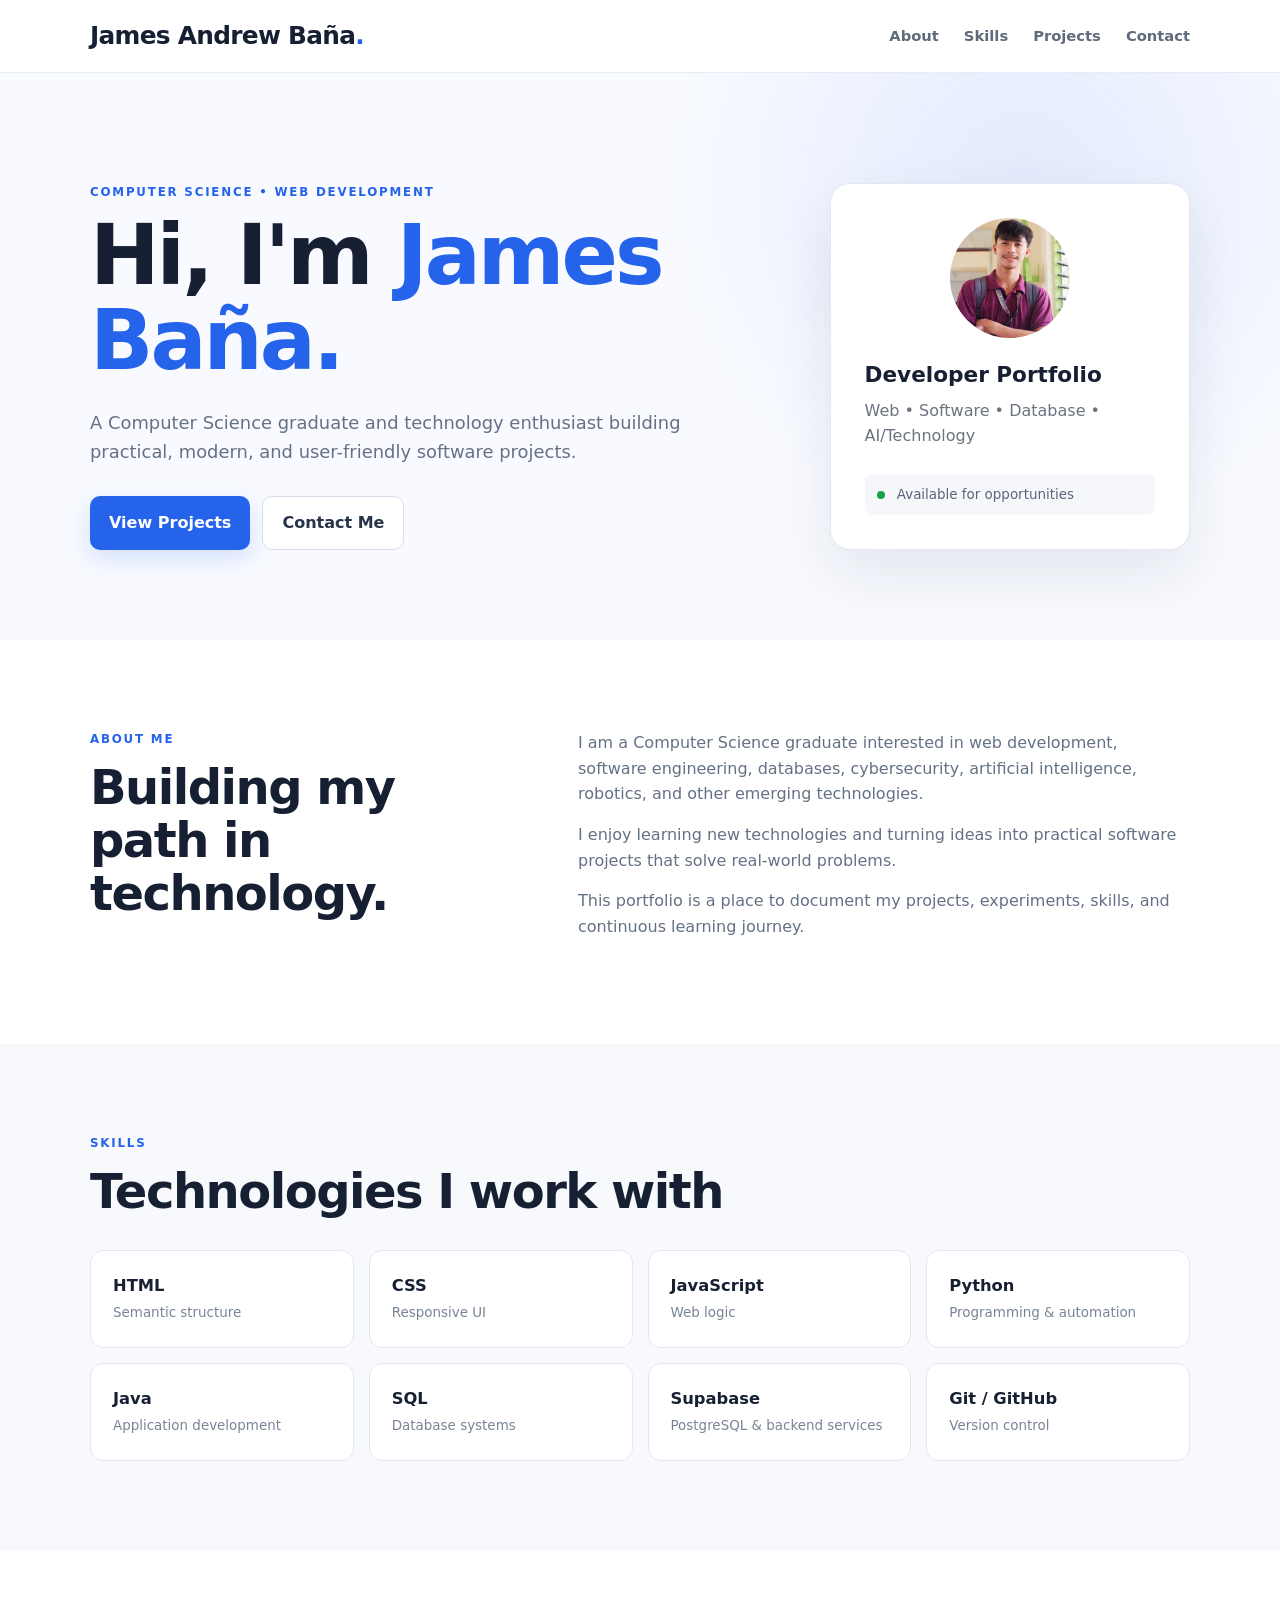
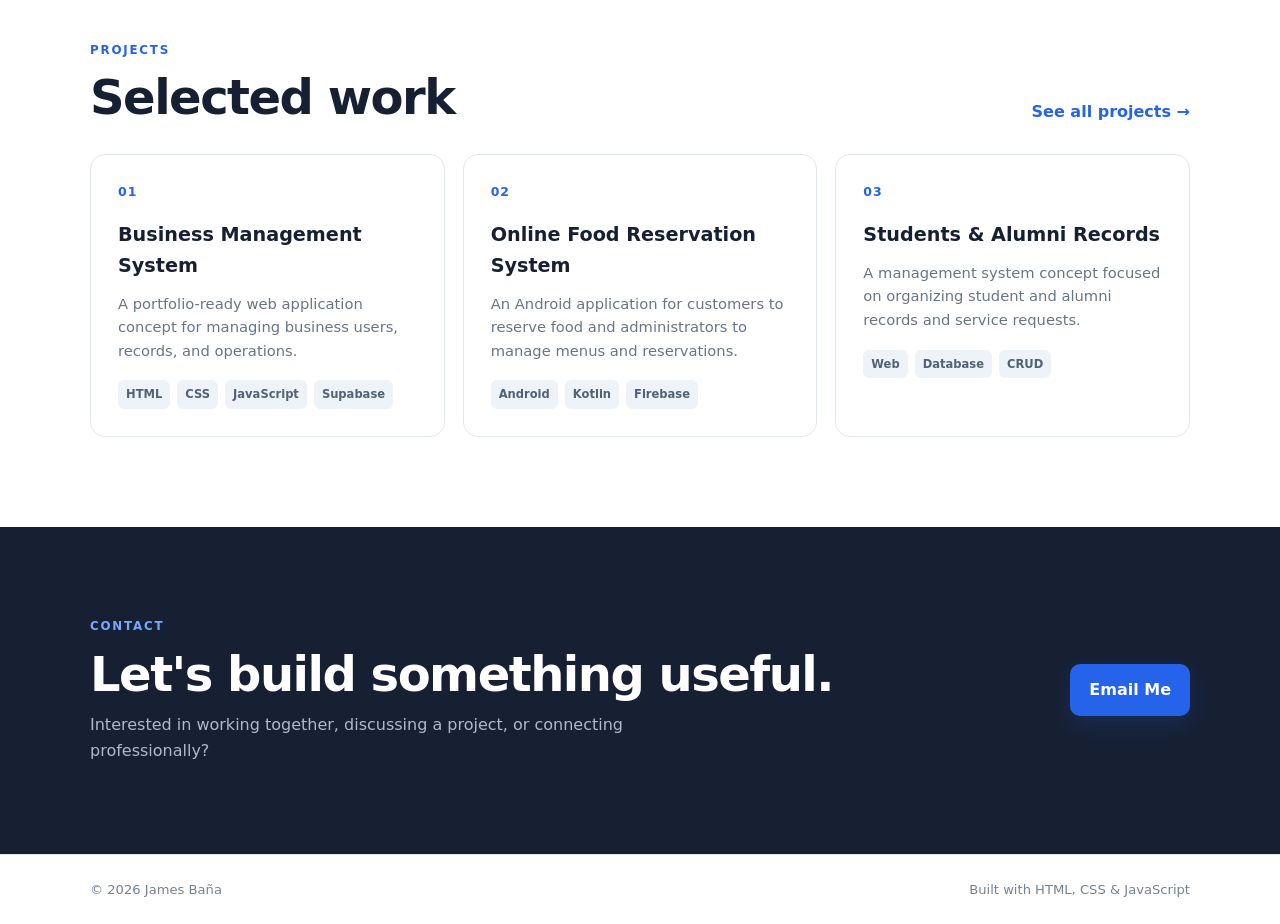
<file: index.html>
<!DOCTYPE html>
<html lang="en">

<head>
  <meta charset="UTF-8">
  <meta name="viewport" content="width=device-width, initial-scale=1.0">

  <meta
    name="description"
    content="James Baña — Computer Science graduate, developer, and technology enthusiast."
  >

  <meta name="author" content="James Baña">

  <title>James Andrew Baña | Portfolio</title>

  <link rel="stylesheet" href="style.css">
</head>

<body>

  <!-- ================= HEADER ================= -->
  <header class="site-header">

    <nav class="nav container">

      <a
        class="brand"
        href="index.html"
        aria-label="James Baña home"
      >
        James Andrew Baña<span>.</span>
      </a>

      <!-- Desktop Navigation -->
      <div class="nav-links" id="navLinks">

        <a href="#about">About</a>
        <a href="#skills">Skills</a>
        <a href="#projects">Projects</a>
        <a href="#contact">Contact</a>

      </div>

      <!-- Mobile Menu Button -->
      <button
        class="menu-toggle"
        type="button"
        aria-label="Open navigation menu"
        aria-expanded="false"
        aria-controls="navLinks"
      >
        ☰
      </button>

    </nav>

  </header>

  <main>

    <!-- ================= HERO ================= -->
    <section class="hero">

      <div class="container hero-grid">

        <div class="hero-content">

          <p class="eyebrow">
            COMPUTER SCIENCE • WEB DEVELOPMENT
          </p>

          <h1>
            Hi, I'm <span>James Baña.</span>
          </h1>

          <p class="hero-text">
            A Computer Science graduate and technology enthusiast building
            practical, modern, and user-friendly software projects.
          </p>

          <div class="hero-actions">

            <a class="btn primary" href="#projects">
              View Projects
            </a>

            <a class="btn outline" href="#contact">
              Contact Me
            </a>

          </div>

        </div>

        <div class="hero-card">

          <div class="avatar">
            <img src="profile.jpg" alt="James Baña">
          </div>

          <h2>
            Developer Portfolio
          </h2>

          <p>
            Web • Software • Database • AI/Technology
          </p>

          <div class="status">
            <span></span>
            Available for opportunities
          </div>

        </div>

      </div>

    </section>

    <!-- ================= ABOUT ================= -->
    <section id="about" class="section">

      <div class="container two-col">

        <div>

          <p class="eyebrow">
            ABOUT ME
          </p>

          <h2>
            Building my path in technology.
          </h2>

        </div>

        <div class="about-text">

          <p>
            I am a Computer Science graduate interested in web development,
            software engineering, databases, cybersecurity, artificial
            intelligence, robotics, and other emerging technologies.
          </p>

          <p>
            I enjoy learning new technologies and turning ideas into
            practical software projects that solve real-world problems.
          </p>

          <p>
            This portfolio is a place to document my projects, experiments,
            skills, and continuous learning journey.
          </p>

        </div>

      </div>

    </section>

    <!-- ================= SKILLS ================= -->
    <section id="skills" class="section section-muted">

      <div class="container">

        <p class="eyebrow">
          SKILLS
        </p>

        <h2>
          Technologies I work with
        </h2>

        <div class="skill-grid">

          <div class="skill-card">
            <strong>HTML</strong>
            <span>Semantic structure</span>
          </div>

          <div class="skill-card">
            <strong>CSS</strong>
            <span>Responsive UI</span>
          </div>

          <div class="skill-card">
            <strong>JavaScript</strong>
            <span>Web logic</span>
          </div>

          <div class="skill-card">
            <strong>Python</strong>
            <span>Programming & automation</span>
          </div>

          <div class="skill-card">
            <strong>Java</strong>
            <span>Application development</span>
          </div>

          <div class="skill-card">
            <strong>SQL</strong>
            <span>Database systems</span>
          </div>

          <div class="skill-card">
            <strong>Supabase</strong>
            <span>PostgreSQL & backend services</span>
          </div>

          <div class="skill-card">
            <strong>Git / GitHub</strong>
            <span>Version control</span>
          </div>

        </div>

      </div>

    </section>

    <!-- ================= PROJECTS ================= -->
    <section id="projects" class="section">

      <div class="container">

        <div class="section-head">

          <div>

            <p class="eyebrow">
              PROJECTS
            </p>

            <h2>
              Selected work
            </h2>

          </div>

          <a class="text-link" href="project.html">
            See all projects →
          </a>

        </div>

        <div class="project-grid">

          <!-- Project 01 -->
          <article class="project-card">

            <div class="project-number">
              01
            </div>

            <h3>
              Business Management System
            </h3>

            <p>
              A portfolio-ready web application concept for managing
              business users, records, and operations.
            </p>

            <div class="tags">
              <span>HTML</span>
              <span>CSS</span>
              <span>JavaScript</span>
              <span>Supabase</span>
            </div>

          </article>

          <!-- Project 02 -->
          <article class="project-card">

            <div class="project-number">
              02
            </div>

            <h3>
              Online Food Reservation System
            </h3>

            <p>
              An Android application for customers to reserve food and
              administrators to manage menus and reservations.
            </p>

            <div class="tags">
              <span>Android</span>
              <span>Kotlin</span>
              <span>Firebase</span>
            </div>

          </article>

          <!-- Project 03 -->
          <article class="project-card">

            <div class="project-number">
              03
            </div>

            <h3>
              Students & Alumni Records
            </h3>

            <p>
              A management system concept focused on organizing student
              and alumni records and service requests.
            </p>

            <div class="tags">
              <span>Web</span>
              <span>Database</span>
              <span>CRUD</span>
            </div>

          </article>

        </div>

      </div>

    </section>

    <!-- ================= CONTACT ================= -->
    <section id="contact" class="section contact-section">

      <div class="container contact-card">

        <div>

          <p class="eyebrow">
            CONTACT
          </p>

          <h2>
            Let's build something useful.
          </h2>

          <p>
            Interested in working together, discussing a project,
            or connecting professionally?
          </p>

        </div>

        <a
          class="btn primary"
          href="mailto:jamesbana@gmail.com"
        >
          Email Me
        </a>

      </div>

    </section>

  </main>

  <!-- ================= FOOTER ================= -->
  <footer class="footer">

    <div class="container footer-inner">

      <span>
        © <span id="year"></span> James Baña
      </span>

      <span>
        Built with HTML, CSS & JavaScript
      </span>

    </div>

  </footer>

  <script src="script.js"></script>

</body>

</html>
</file>
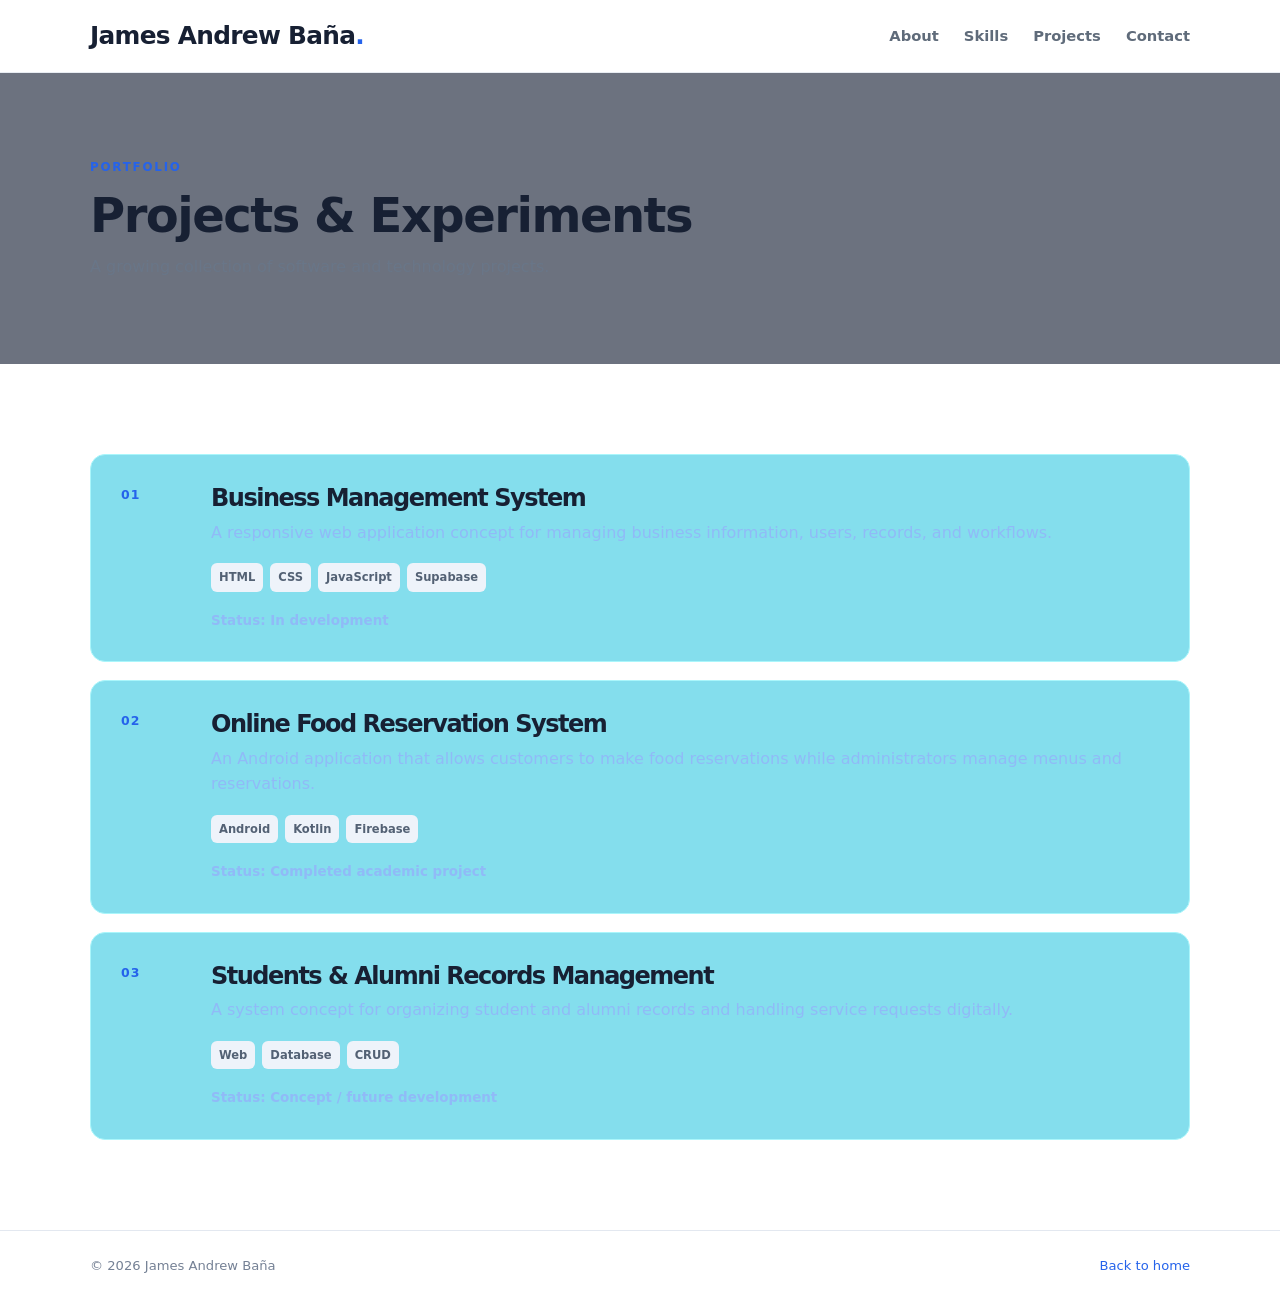
<file: project.html>
<!DOCTYPE html>
<html lang="en">

<head>
<meta charset="UTF-8">
<meta name="viewport" content="width=device-width, initial-scale=1.0">

<meta
name="description"
content="Projects and experiments by James Andrew Baña, Computer Science graduate and developer."
>

<meta name="author" content="James Andrew Baña">

<title>Projects | James Andrew Baña</title>

<link rel="stylesheet" href="style.css">
</head>

<body>

<!-- ================= HEADER ================= -->
<header class="site-header">

<nav class="nav container">

<a
class="brand"
href="index.html"
aria-label="James Andrew Baña home"
>
James Andrew Baña<span>.</span>
</a>

<!-- Desktop Navigation -->
<div class="nav-links" id="navLinks">

<a href="index.html#about">
About
</a>

<a href="index.html#skills">
Skills
</a>

<a href="index.html#projects">
Projects
</a>

<a href="index.html#contact">
Contact
</a>

</div>

<!-- Mobile Menu Button -->
<button
class="menu-toggle"
type="button"
aria-label="Open navigation menu"
aria-expanded="false"
aria-controls="navLinks"
>
☰
</button>

</nav>

</header>

<main>

<!-- ================= PAGE HERO ================= -->
<section class="page-hero">

<div class="container">

<p class="eyebrow">
PORTFOLIO
</p>

<h1>
Projects & Experiments
</h1>

<p>
A growing collection of software and technology projects.
</p>

</div>

</section>

<!-- ================= PROJECT LIST ================= -->
<section class="section">

<div class="container project-list">

<!-- Project 01 -->
<article class="project-detail">

<div class="project-number">
01
</div>

<div>

<h2>
Business Management System
</h2>

<p>
A responsive web application concept for managing
business information, users, records, and workflows.
</p>

<div class="tags">

<span>HTML</span>
<span>CSS</span>
<span>JavaScript</span>
<span>Supabase</span>

</div>

<p class="project-status">
Status: In development
</p>

</div>

</article>

<!-- Project 02 -->
<article class="project-detail">

<div class="project-number">
02
</div>

<div>

<h2>
Online Food Reservation System
</h2>

<p>
An Android application that allows customers to make
food reservations while administrators manage menus
and reservations.
</p>

<div class="tags">

<span>Android</span>
<span>Kotlin</span>
<span>Firebase</span>

</div>

<p class="project-status">
Status: Completed academic project
</p>

</div>

</article>

<!-- Project 03 -->
<article class="project-detail">

<div class="project-number">
03
</div>

<div>

<h2>
Students & Alumni Records Management
</h2>

<p>
A system concept for organizing student and alumni
records and handling service requests digitally.
</p>

<div class="tags">

<span>Web</span>
<span>Database</span>
<span>CRUD</span>

</div>

<p class="project-status">
Status: Concept / future development
</p>

</div>

</article>

</div>

</section>

</main>

<!-- ================= FOOTER ================= -->
<footer class="footer">

<div class="container footer-inner">

<span>
© <span id="year"></span> James Andrew Baña
</span>

<a href="index.html">
Back to home
</a>

</div>

</footer>

<script src="script.js"></script>

</body>
</html>
</file>
<file: style.css>
/* =========================================================
RESET
========================================================= */

* {
margin: 0;
padding: 0;
box-sizing: border-box;
}


/* =========================================================
BASE
========================================================= */

html {
scroll-behavior: smooth;
scroll-padding-top: 90px;
}

body {
font-family:
Inter,
ui-sans-serif,
system-ui,
-apple-system,
BlinkMacSystemFont,
"Segoe UI",
sans-serif;

color: #172033;
background: #ffffff;
line-height: 1.6;
}

a {
color: inherit;
}

button,
input,
textarea {
font: inherit;
}

button {
cursor: pointer;
}

.container {
width: min(1100px, 92%);
margin: 0 auto;
}


/* =========================================================
HEADER / NAVIGATION
========================================================= */

.site-header {
background: rgba(255, 255, 255, 0.94);
backdrop-filter: blur(12px);
border-bottom: 1px solid #e8ecf2;
position: sticky;
top: 0;
z-index: 100;
}

.nav {
min-height: 72px;
display: flex;
align-items: center;
justify-content: space-between;
gap: 20px;
position: relative;
}

.brand {
text-decoration: none;
font-size: 1.55rem;
font-weight: 800;
letter-spacing: -0.7px;
white-space: nowrap;
}

.brand span {
color: #2563eb;
}

/* Desktop navigation */

.nav-links {
display: flex;
align-items: center;
gap: 25px;
}

.nav-links a {
text-decoration: none;
color: #5f6b7a;
font-size: 0.92rem;
font-weight: 600;
transition: color 0.2s ease;
}

.nav-links a:hover {
color: #2563eb;
}

/* Mobile menu button */

.menu-toggle {
display: none;
border: 0;
background: transparent;
color: #172033;
font-size: 1.6rem;
line-height: 1;
padding: 8px;
border-radius: 8px;
}

.menu-toggle:hover {
background: #f1f5f9;
}


/* =========================================================
HERO
========================================================= */

.hero {
padding: 110px 0 90px;

background:
radial-gradient(
circle at 80% 20%,
rgba(37, 99, 235, 0.10),
transparent 32%
),
#f8faff;
}

.hero-grid {
display: grid;
grid-template-columns: 1.3fr 0.7fr;
gap: 70px;
align-items: center;
}

.eyebrow {
color: #2563eb;
font-size: 0.74rem;
font-weight: 800;
letter-spacing: 1.8px;
margin-bottom: 12px;
}

.hero h1 {
font-size: clamp(2.8rem, 7vw, 5.2rem);
line-height: 1.02;
letter-spacing: -3px;
max-width: 800px;
}

.hero h1 span {
color: #2563eb;
}

.hero-text {
max-width: 650px;
color: #657184;
font-size: 1.12rem;
margin: 25px 0 30px;
}


/* =========================================================
BUTTONS
========================================================= */

.hero-actions {
display: flex;
gap: 12px;
flex-wrap: wrap;
}

.btn {
display: inline-flex;
justify-content: center;
align-items: center;
text-decoration: none;
border: 0;
border-radius: 10px;
padding: 13px 19px;
font-weight: 750;
cursor: pointer;

transition:
transform 0.2s ease,
background 0.2s ease,
box-shadow 0.2s ease;
}

.btn:hover {
transform: translateY(-2px);
}

.primary {
background: #2563eb;
color: #ffffff;

box-shadow:
0 8px 22px rgba(37, 99, 235, 0.18);
}

.primary:hover {
background: #1d4ed8;
}

.outline {
border: 1px solid #d7deea;
background: #ffffff;
color: #273449;
}

.outline:hover {
background: #f8fafc;
}


/* =========================================================
HERO CARD
========================================================= */

.hero-card {
background: #ffffff;
border: 1px solid #e3e8f0;
border-radius: 20px;
padding: 34px;

box-shadow:
0 25px 60px rgba(20, 32, 55, 0.09);
}

.avatar {
width: 120px;
height: 120px;
border-radius: 50%;
overflow: hidden;
margin: 0 auto 20px;
}

.avatar img {
width: 100%;
height: 100%;
object-fit: cover;
display: block;
}

.hero-card h2 {
font-size: 1.35rem;
margin-bottom: 5px;
}

.hero-card p {
color: #6b7280;
}

.status {
margin-top: 25px;
padding: 10px 12px;
border-radius: 8px;
background: #f5f7fa;
color: #596578;
font-size: 0.84rem;
}

.status span {
display: inline-block;
width: 8px;
height: 8px;
border-radius: 50%;
background: #16a34a;
margin-right: 8px;
}


/* =========================================================
SECTIONS
========================================================= */

.section {
padding: 90px 0;
}

.section-muted {
background: #f7f9fc;
}

.section h2,
.page-hero h1 {
font-size: clamp(2rem, 4vw, 3rem);
line-height: 1.1;
letter-spacing: -1.5px;
}


/* =========================================================
ABOUT
========================================================= */

.two-col {
display: grid;
grid-template-columns: 0.8fr 1.2fr;
gap: 80px;
}

.about-text p {
color: #647184;
margin-bottom: 15px;
}


/* =========================================================
SKILLS
========================================================= */

.skill-grid {
display: grid;
grid-template-columns: repeat(4, 1fr);
gap: 15px;
margin-top: 32px;
}

.skill-card {
padding: 22px;
background: #ffffff;
border: 1px solid #e3e8f0;
border-radius: 13px;

transition:
transform 0.2s ease,
box-shadow 0.2s ease;
}

.skill-card:hover {
transform: translateY(-3px);

box-shadow:
0 12px 25px rgba(20, 32, 55, 0.07);
}

.skill-card strong {
display: block;
font-size: 1.02rem;
}

.skill-card span {
color: #788496;
font-size: 0.84rem;
}


/* =========================================================
PROJECTS
========================================================= */

.section-head {
display: flex;
justify-content: space-between;
align-items: end;
gap: 25px;
margin-bottom: 30px;
}

.text-link {
color: #2563eb;
text-decoration: none;
font-weight: 700;
white-space: nowrap;
}

.text-link:hover {
text-decoration: underline;
}

.project-grid {
display: grid;
grid-template-columns: repeat(3, 1fr);
gap: 18px;
}

.project-card {
border: 1px solid #e3e8f0;
border-radius: 15px;
padding: 27px;
background: #ffffff;

transition:
transform 0.2s ease,
box-shadow 0.2s ease;
}

.project-card:hover {
transform: translateY(-4px);

box-shadow:
0 18px 35px rgba(20, 32, 55, 0.08);
}

.project-number {
color: #2563eb;
font-weight: 800;
font-size: 0.78rem;
letter-spacing: 1px;
margin-bottom: 18px;
}

.project-card h3 {
font-size: 1.2rem;
margin-bottom: 10px;
}

.project-card p {
color: #687587;
font-size: 0.92rem;
}


/* =========================================================
TAGS
========================================================= */

.tags {
display: flex;
flex-wrap: wrap;
gap: 7px;
margin-top: 18px;
}

.tags span {
font-size: 0.72rem;
padding: 5px 8px;
background: #eef3fa;
border-radius: 6px;
color: #536174;
font-weight: 700;
}


/* =========================================================
CONTACT
========================================================= */

.contact-section {
background: #172033;
color: #ffffff;
}

.contact-card {
display: flex;
justify-content: space-between;
align-items: center;
gap: 30px;
}

.contact-card p:not(.eyebrow) {
color: #aeb9c9;
margin-top: 12px;
max-width: 650px;
}

.contact-section .eyebrow {
color: #79a6ff;
}


/* =========================================================
FOOTER
========================================================= */

.footer {
border-top: 1px solid #e3e8f0;
padding: 24px 0;
color: #758195;
font-size: 0.82rem;
}

.footer-inner {
display: flex;
justify-content: space-between;
gap: 20px;
}

.footer a {
color: #2563eb;
text-decoration: none;
}

.footer a:hover {
text-decoration: underline;
}


/* =========================================================
PROJECTS PAGE
========================================================= */

.page-hero {
padding: 85px 0;
background: #6c727f;
}

.page-hero p:last-child {
color: #697688;
margin-top: 12px;
}

.project-list {
display: grid;
gap: 18px;
}

.project-detail {
display: grid;
grid-template-columns: 70px 1fr;
gap: 20px;
padding: 30px;
border: 1px solid #aaf6fb;
border-radius: 15px;
background: #84deed;
}

.project-detail h2 {
font-size: 1.5rem;
margin-bottom: 8px;
}

.project-detail p {
color: #90baf7;
}

.project-status {
font-size: 0.84rem;
margin-top: 18px;
font-weight: 700;
}


/* =========================================================
FOCUS ACCESSIBILITY
========================================================= */

button:focus-visible,
a:focus-visible {
outline: 3px solid rgba(37, 99, 235, 0.25);
outline-offset: 3px;
}


/* =========================================================
TABLET
========================================================= */

@media (max-width: 900px) {

.hero-grid {
grid-template-columns: 1fr;
gap: 45px;
}

.hero-card {
max-width: 600px;
}

.two-col {
grid-template-columns: 1fr;
gap: 40px;
}

.skill-grid {
grid-template-columns: repeat(2, 1fr);
}

.project-grid {
grid-template-columns: repeat(2, 1fr);
}

}


/* =========================================================
MOBILE NAVIGATION
========================================================= */

@media (max-width: 800px) {

.nav {
min-height: 68px;
}

.menu-toggle {
display: block;
}

.nav-links {
display: none;
position: absolute;
top: 68px;
left: 0;
right: 0;

flex-direction: column;
align-items: stretch;
gap: 0;

background: #ffffff;
border-bottom: 1px solid #e5ebe8;

box-shadow:
0 12px 25px rgba(15, 23, 42, 0.08);

padding: 10px 4%;
}

.nav-links.open {
display: flex;
}

.nav-links a {
padding: 14px 0;
border-bottom: 1px solid #f1f5f9;
}

.nav-links a:last-child {
border-bottom: 0;
}

.contact-card {
flex-direction: column;
align-items: flex-start;
}

.section-head {
align-items: flex-start;
flex-direction: column;
}

}


/* =========================================================
SMALL TABLETS / LARGE PHONES
========================================================= */

@media (max-width: 650px) {

.hero {
padding: 80px 0 65px;
}

.hero h1 {
letter-spacing: -2px;
}

.hero-card {
padding: 28px;
}

.section {
padding: 70px 0;
}

.project-grid {
grid-template-columns: 1fr;
}

.project-detail {
grid-template-columns: 1fr;
gap: 5px;
}

}


/* =========================================================
SMALL PHONES
========================================================= */

@media (max-width: 520px) {

.container {
width: min(92%, 1100px);
}

.hero {
padding: 70px 0 55px;
}

.hero h1 {
font-size: clamp(2.5rem, 13vw, 3.5rem);
letter-spacing: -2px;
}

.hero-text {
font-size: 1rem;
}

.hero-actions {
flex-direction: column;
align-items: stretch;
}

.btn {
width: 100%;
}

.skill-grid {
grid-template-columns: 1fr;
}

.section {
padding: 60px 0;
}

.section h2,
.page-hero h1 {
font-size: 2rem;
}

.project-card {
padding: 23px;
}

.project-detail {
padding: 23px;
}

.footer-inner {
flex-direction: column;
align-items: flex-start;
}

.page-hero {
padding: 65px 0;
}

}


/* =========================================================
VERY SMALL PHONES
========================================================= */

@media (max-width: 360px) {

.brand {
font-size: 1.35rem;
}

.hero h1 {
font-size: 2.35rem;
}

.hero-card {
padding: 23px;
}

.avatar {
width: 75px;
height: 75px;
}

}
</file>
